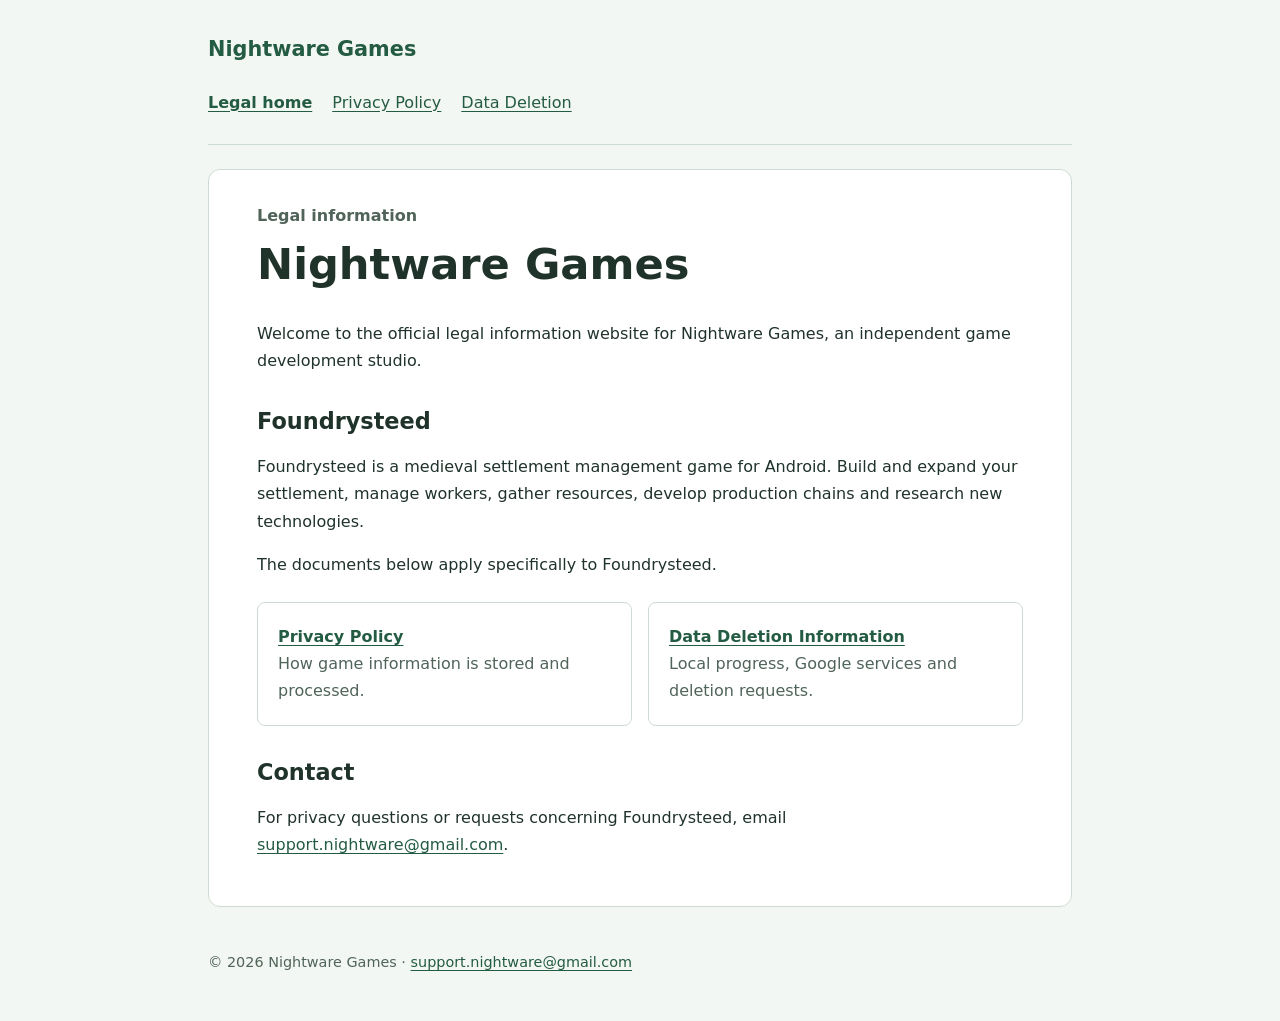
<file: index.html>
<!DOCTYPE html>
<html lang="en">
<head>
  <meta charset="utf-8">
  <meta name="viewport" content="width=device-width, initial-scale=1">
  <meta name="description" content="Legal information — Nightware Games legal information for Foundrysteed.">
  <title>Legal information | Nightware Games</title>
  <link rel="stylesheet" href="styles.css">
</head>
<body>
  <a class="skip-link" href="#main">Skip to content</a>
  <header class="site-header">
    <a class="brand" href="index.html">Nightware Games</a>
    <nav aria-label="Legal documents">
      <a href="index.html" aria-current="page">Legal home</a>
      <a href="privacy-policy.html">Privacy Policy</a>
      <a href="data-deletion.html">Data Deletion</a>
    </nav>
  </header>
  <main id="main">
    <p class="eyebrow">Legal information</p>
    <h1>Nightware Games</h1>
    <p>Welcome to the official legal information website for Nightware Games, an independent game development studio.</p>
    <section aria-labelledby="foundrysteed">
      <h2 id="foundrysteed">Foundrysteed</h2>
      <p>Foundrysteed is a medieval settlement management game for Android. Build and expand your settlement, manage workers, gather resources, develop production chains and research new technologies.</p>
      <p>The documents below apply specifically to Foundrysteed.</p>
      <div class="document-links">
        <a href="privacy-policy.html"><strong>Privacy Policy</strong><span>How game information is stored and processed.</span></a>
        <a href="data-deletion.html"><strong>Data Deletion Information</strong><span>Local progress, Google services and deletion requests.</span></a>
      </div>
    </section>
    <section aria-labelledby="contact">
      <h2 id="contact">Contact</h2>
      <p>For privacy questions or requests concerning Foundrysteed, email <a href="mailto:support.nightware@gmail.com">support.nightware@gmail.com</a>.</p>
    </section>
  </main>
  <footer class="site-footer">
    <p>© 2026 Nightware Games · <a href="mailto:support.nightware@gmail.com">support.nightware@gmail.com</a></p>
  </footer>
</body>
</html>
</file>
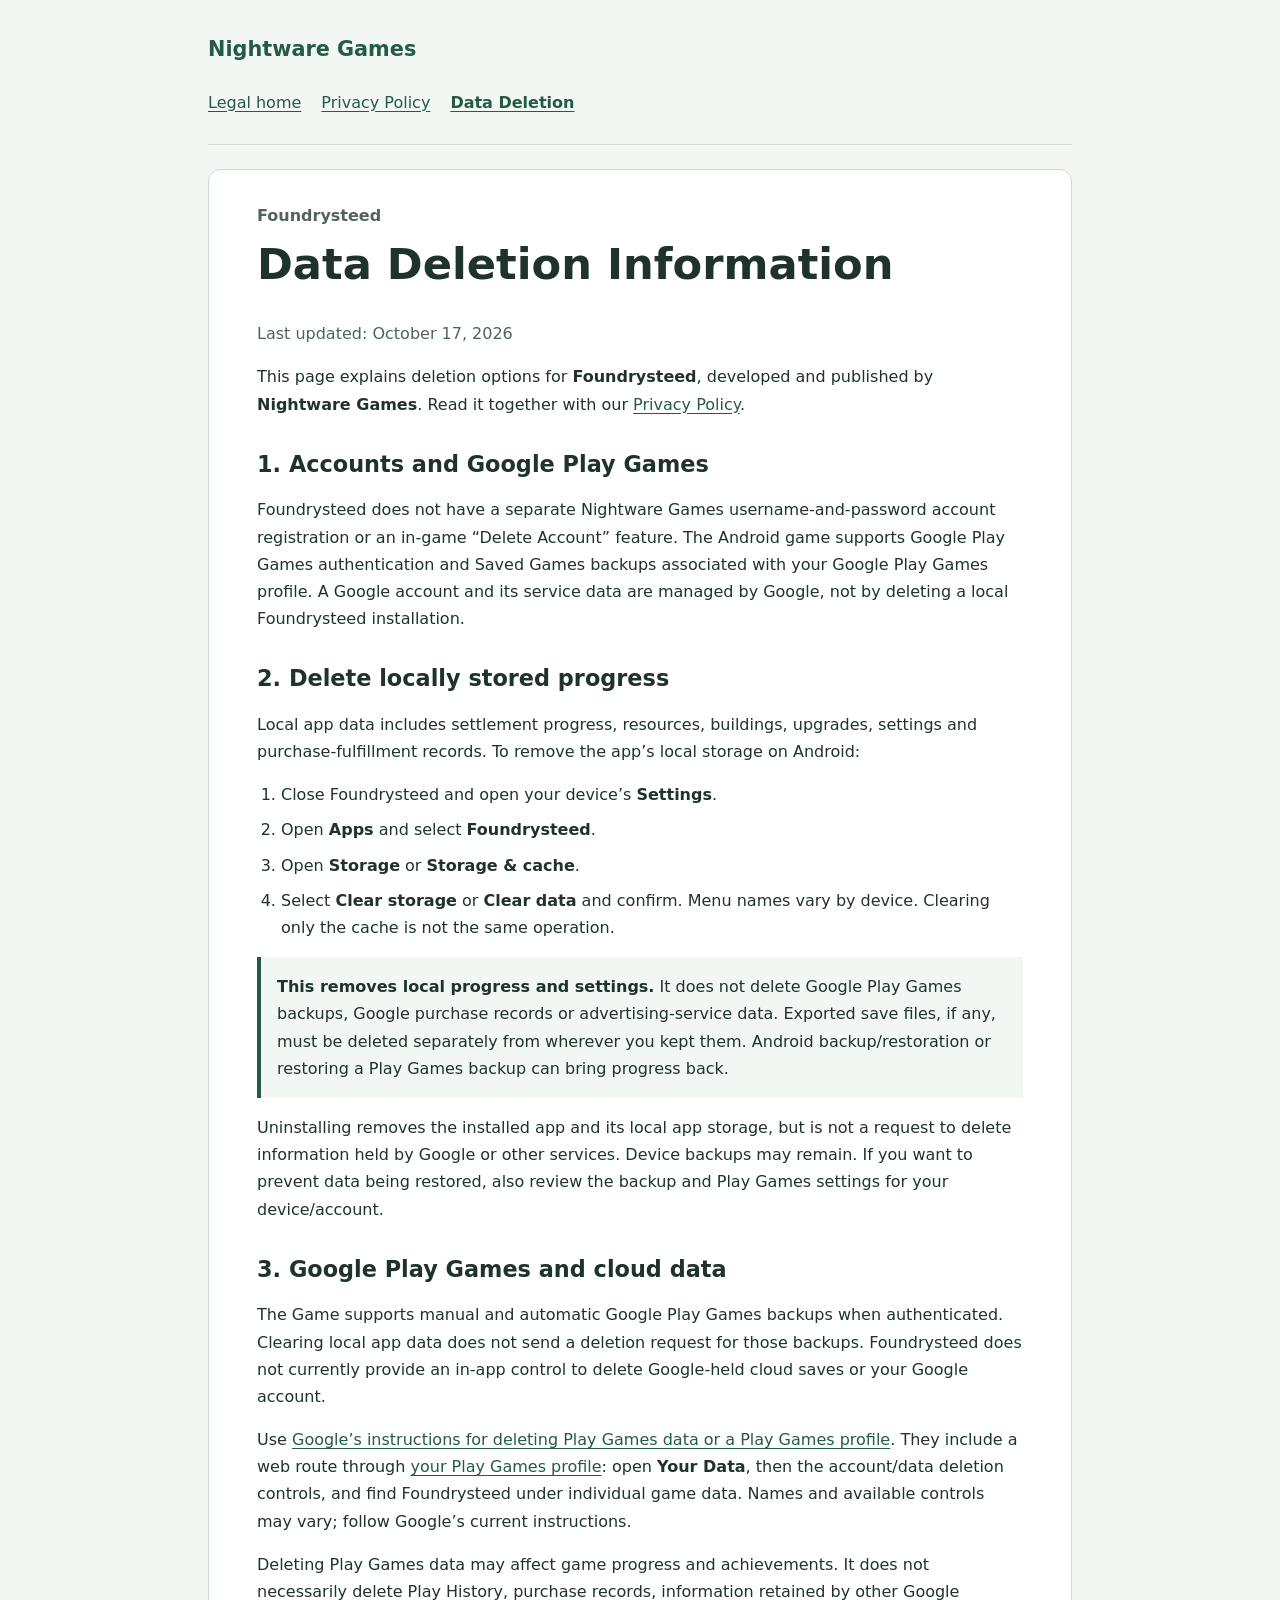
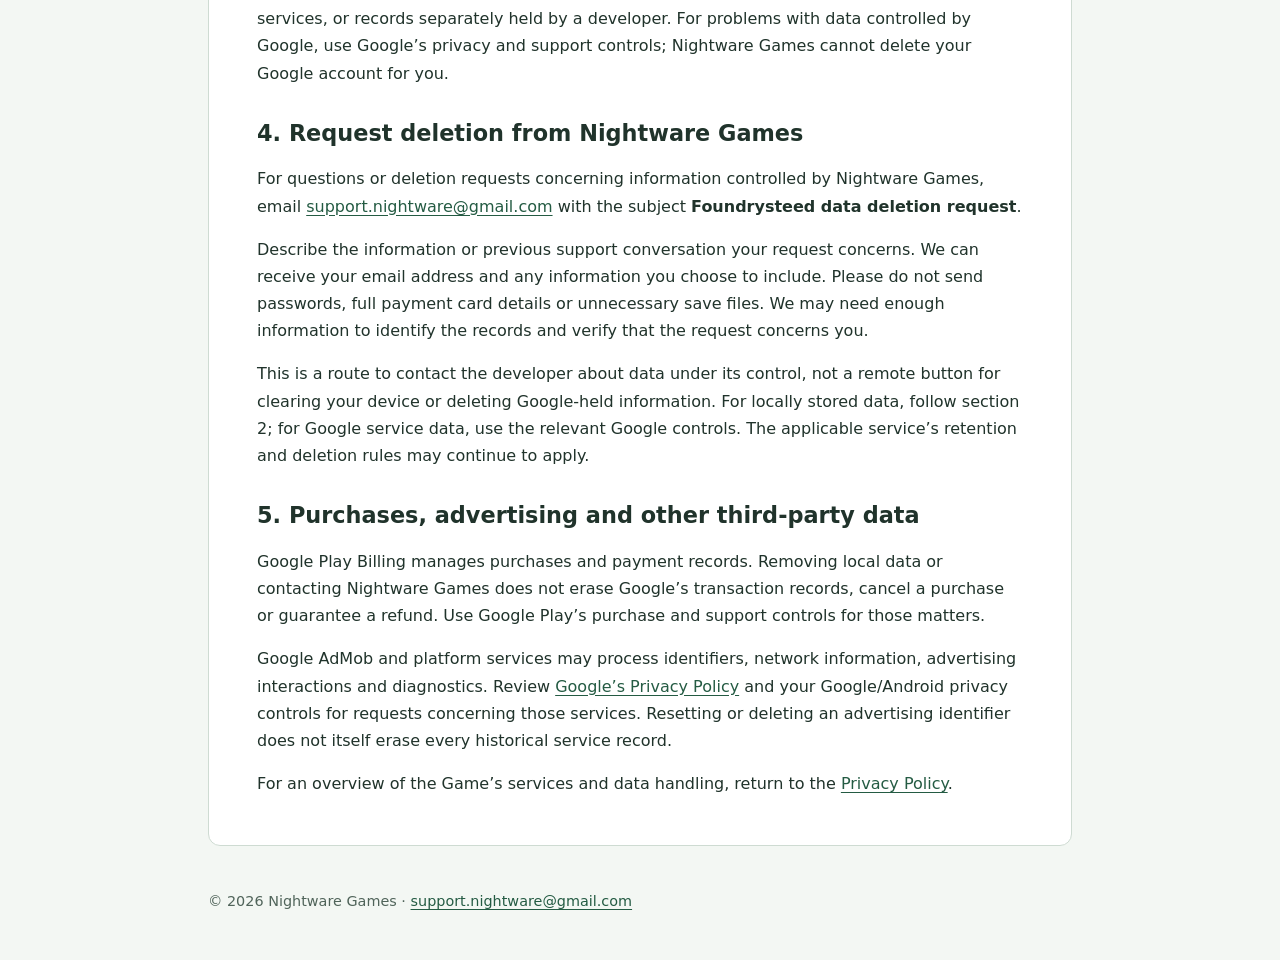
<file: data-deletion.html>
<!DOCTYPE html>
<html lang="en">
<head>
  <meta charset="utf-8">
  <meta name="viewport" content="width=device-width, initial-scale=1">
  <meta name="description" content="Foundrysteed Data Deletion Information — Nightware Games legal information for Foundrysteed.">
  <title>Foundrysteed Data Deletion Information | Nightware Games</title>
  <link rel="stylesheet" href="styles.css">
</head>
<body>
  <a class="skip-link" href="#main">Skip to content</a>
  <header class="site-header">
    <a class="brand" href="index.html">Nightware Games</a>
    <nav aria-label="Legal documents">
      <a href="index.html">Legal home</a>
      <a href="privacy-policy.html">Privacy Policy</a>
      <a href="data-deletion.html" aria-current="page">Data Deletion</a>
    </nav>
  </header>
  <main id="main">
    <p class="eyebrow">Foundrysteed</p>
    <h1>Data Deletion Information</h1>
    <p class="updated">Last updated: <time datetime="2026-10-17">October 17, 2026</time></p>
    <p>This page explains deletion options for <strong>Foundrysteed</strong>, developed and published by <strong>Nightware Games</strong>. Read it together with our <a href="privacy-policy.html">Privacy Policy</a>.</p>
    <section aria-labelledby="accounts">
      <h2 id="accounts">1. Accounts and Google Play Games</h2>
      <p>Foundrysteed does not have a separate Nightware Games username-and-password account registration or an in-game “Delete Account” feature. The Android game supports Google Play Games authentication and Saved Games backups associated with your Google Play Games profile. A Google account and its service data are managed by Google, not by deleting a local Foundrysteed installation.</p>
    </section>
    <section aria-labelledby="local">
      <h2 id="local">2. Delete locally stored progress</h2>
      <p>Local app data includes settlement progress, resources, buildings, upgrades, settings and purchase-fulfillment records. To remove the app’s local storage on Android:</p>
      <ol>
        <li>Close Foundrysteed and open your device’s <strong>Settings</strong>.</li>
        <li>Open <strong>Apps</strong> and select <strong>Foundrysteed</strong>.</li>
        <li>Open <strong>Storage</strong> or <strong>Storage &amp; cache</strong>.</li>
        <li>Select <strong>Clear storage</strong> or <strong>Clear data</strong> and confirm. Menu names vary by device. Clearing only the cache is not the same operation.</li>
      </ol>
      <p class="notice"><strong>This removes local progress and settings.</strong> It does not delete Google Play Games backups, Google purchase records or advertising-service data. Exported save files, if any, must be deleted separately from wherever you kept them. Android backup/restoration or restoring a Play Games backup can bring progress back.</p>
      <p>Uninstalling removes the installed app and its local app storage, but is not a request to delete information held by Google or other services. Device backups may remain. If you want to prevent data being restored, also review the backup and Play Games settings for your device/account.</p>
    </section>
    <section aria-labelledby="google">
      <h2 id="google">3. Google Play Games and cloud data</h2>
      <p>The Game supports manual and automatic Google Play Games backups when authenticated. Clearing local app data does not send a deletion request for those backups. Foundrysteed does not currently provide an in-app control to delete Google-held cloud saves or your Google account.</p>
      <p>Use <a href="https://support.google.com/googleplay/answer/9130646">Google’s instructions for deleting Play Games data or a Play Games profile</a>. They include a web route through <a href="https://play.google.com/games/profile">your Play Games profile</a>: open <strong>Your Data</strong>, then the account/data deletion controls, and find Foundrysteed under individual game data. Names and available controls may vary; follow Google’s current instructions.</p>
      <p>Deleting Play Games data may affect game progress and achievements. It does not necessarily delete Play History, purchase records, information retained by other Google services, or records separately held by a developer. For problems with data controlled by Google, use Google’s privacy and support controls; Nightware Games cannot delete your Google account for you.</p>
    </section>
    <section aria-labelledby="request">
      <h2 id="request">4. Request deletion from Nightware Games</h2>
      <p>For questions or deletion requests concerning information controlled by Nightware Games, email <a href="mailto:support.nightware@gmail.com?subject=Foundrysteed%20data%20deletion%20request">support.nightware@gmail.com</a> with the subject <strong>Foundrysteed data deletion request</strong>.</p>
      <p>Describe the information or previous support conversation your request concerns. We can receive your email address and any information you choose to include. Please do not send passwords, full payment card details or unnecessary save files. We may need enough information to identify the records and verify that the request concerns you.</p>
      <p>This is a route to contact the developer about data under its control, not a remote button for clearing your device or deleting Google-held information. For locally stored data, follow section 2; for Google service data, use the relevant Google controls. The applicable service’s retention and deletion rules may continue to apply.</p>
    </section>
    <section aria-labelledby="other-services">
      <h2 id="other-services">5. Purchases, advertising and other third-party data</h2>
      <p>Google Play Billing manages purchases and payment records. Removing local data or contacting Nightware Games does not erase Google’s transaction records, cancel a purchase or guarantee a refund. Use Google Play’s purchase and support controls for those matters.</p>
      <p>Google AdMob and platform services may process identifiers, network information, advertising interactions and diagnostics. Review <a href="https://policies.google.com/privacy">Google’s Privacy Policy</a> and your Google/Android privacy controls for requests concerning those services. Resetting or deleting an advertising identifier does not itself erase every historical service record.</p>
      <p>For an overview of the Game’s services and data handling, return to the <a href="privacy-policy.html">Privacy Policy</a>.</p>
    </section>
  </main>
  <footer class="site-footer">
    <p>© 2026 Nightware Games · <a href="mailto:support.nightware@gmail.com">support.nightware@gmail.com</a></p>
  </footer>
</body>
</html>
</file>
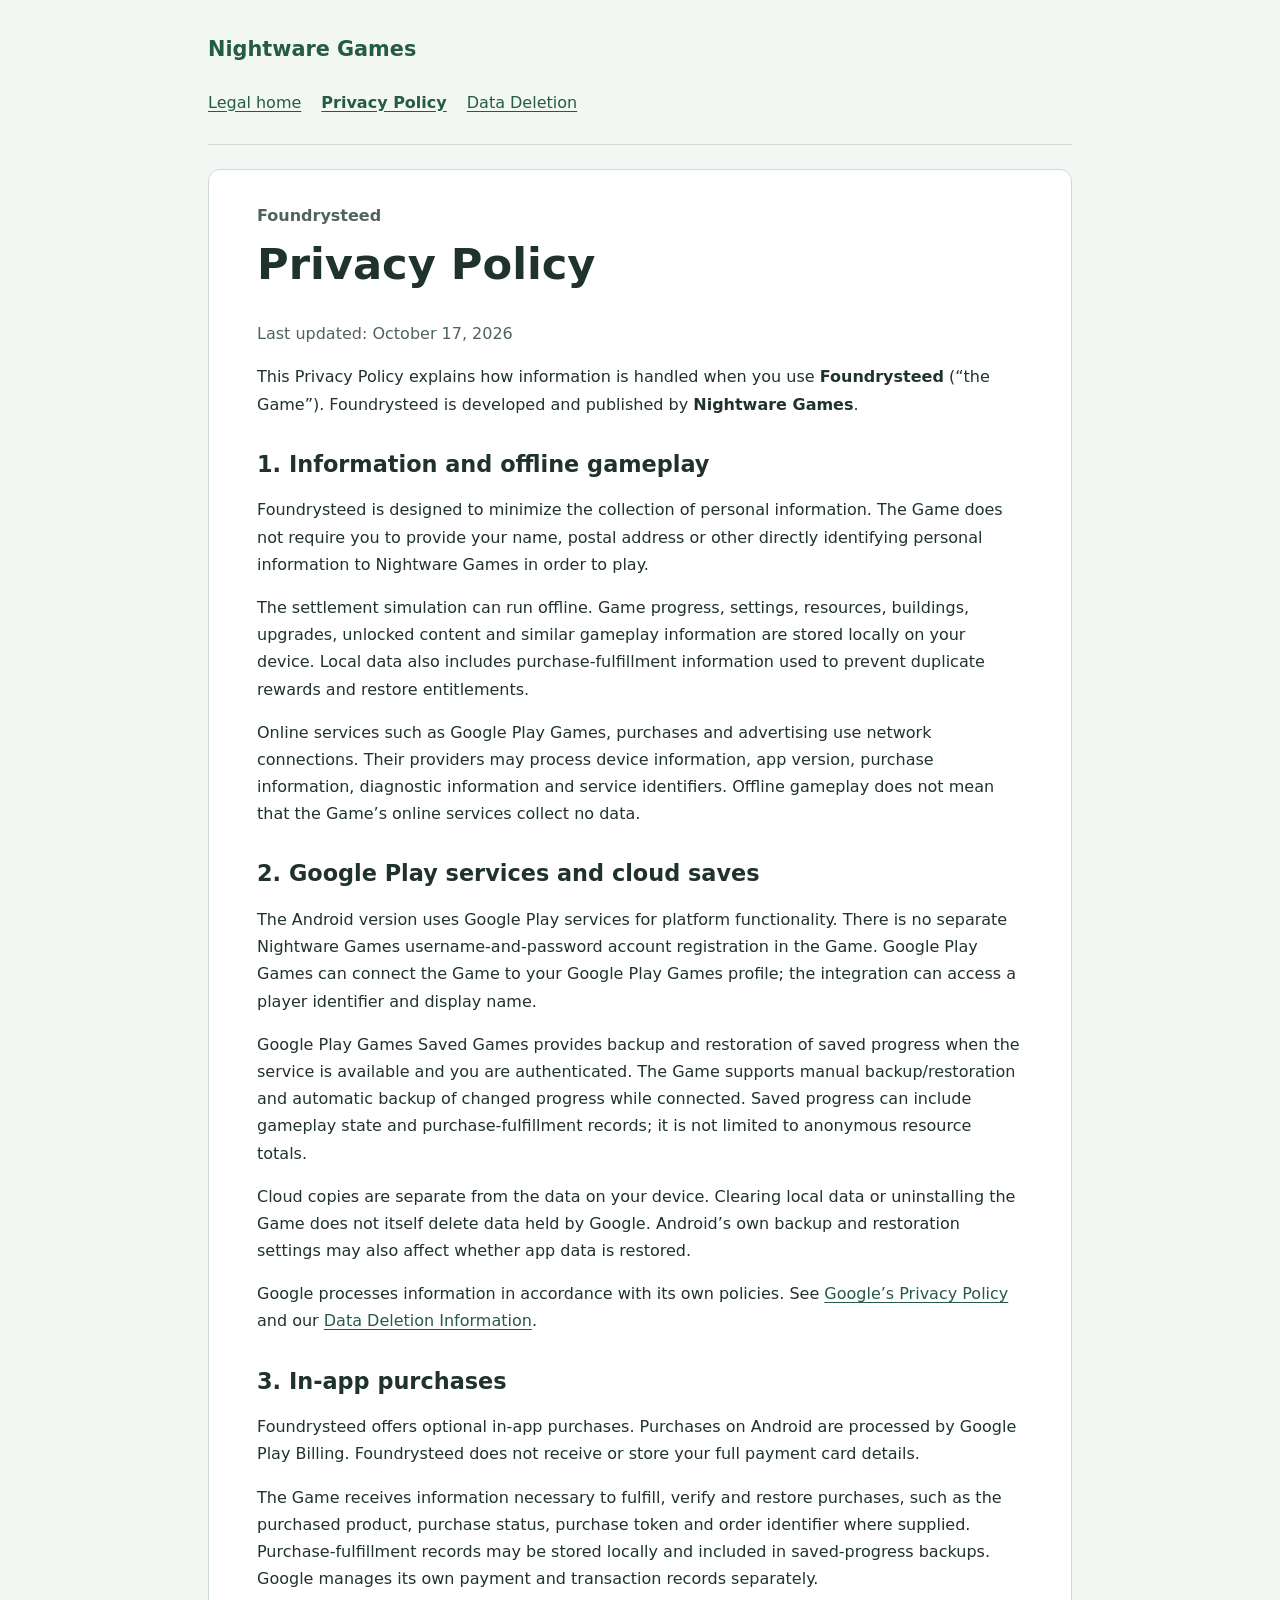
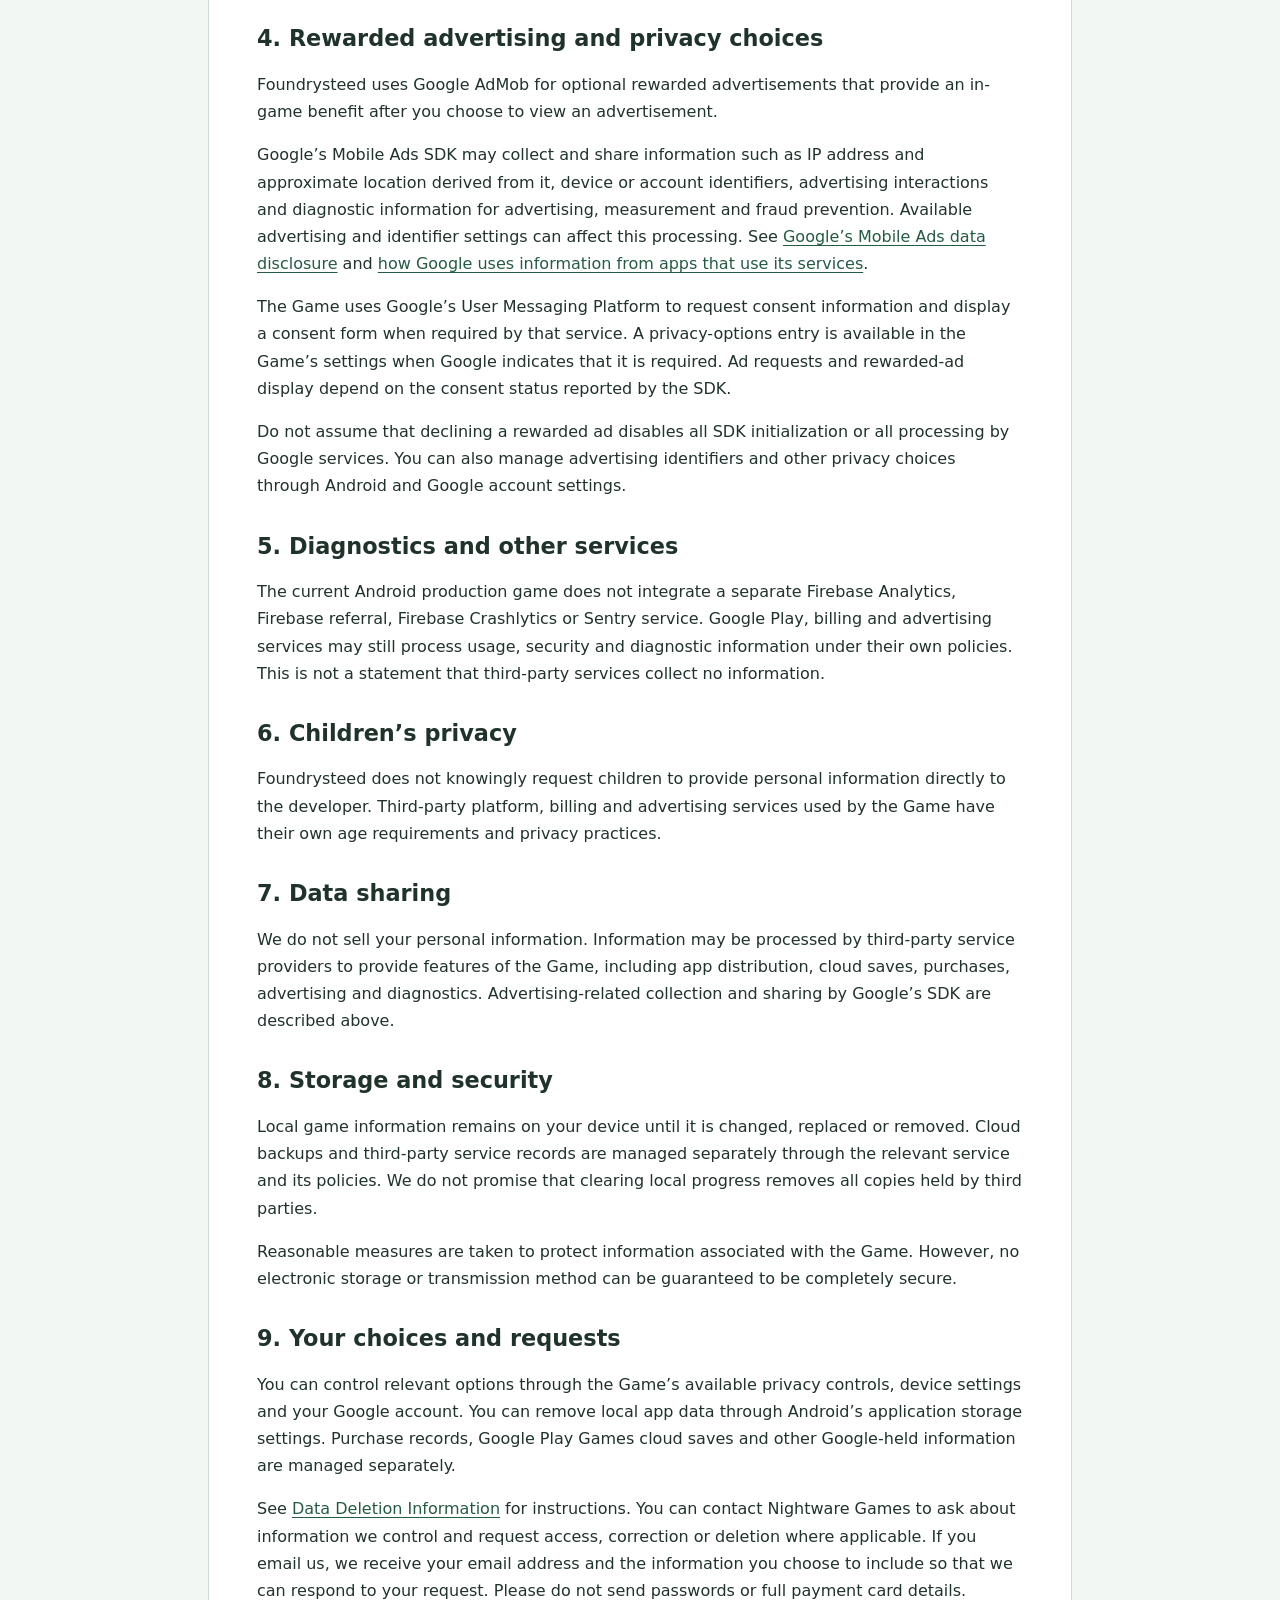
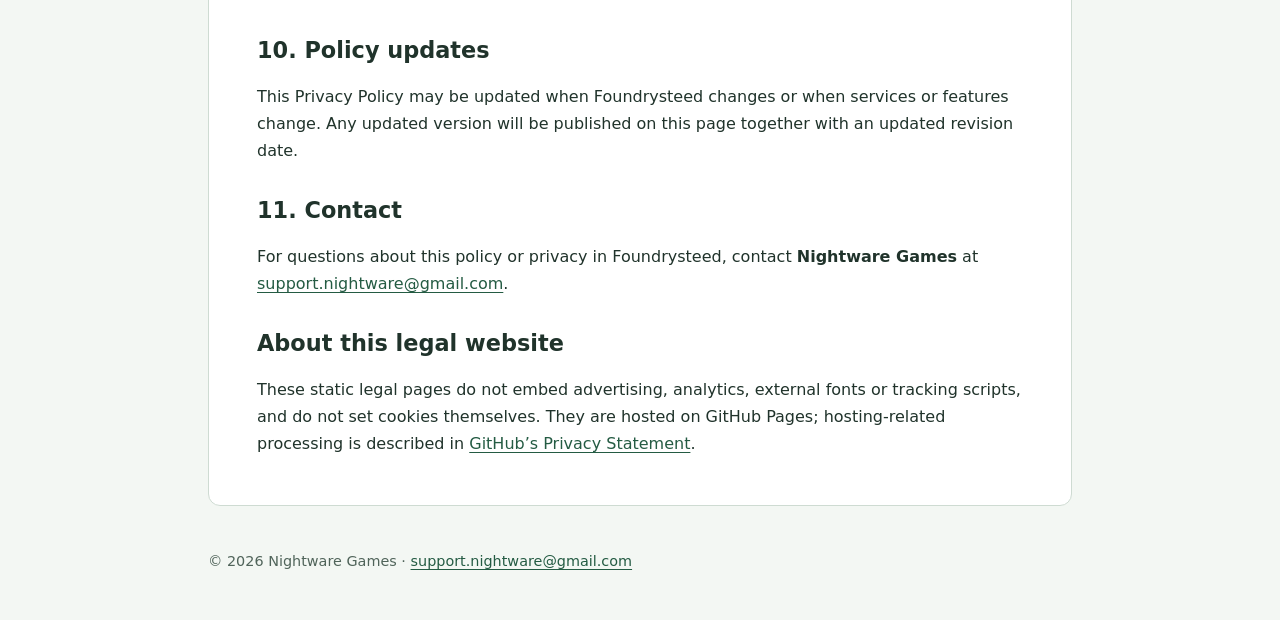
<file: privacy-policy.html>
<!DOCTYPE html>
<html lang="en">
<head>
  <meta charset="utf-8">
  <meta name="viewport" content="width=device-width, initial-scale=1">
  <meta name="description" content="Foundrysteed Privacy Policy — Nightware Games legal information for Foundrysteed.">
  <title>Foundrysteed Privacy Policy | Nightware Games</title>
  <link rel="stylesheet" href="styles.css">
</head>
<body>
  <a class="skip-link" href="#main">Skip to content</a>
  <header class="site-header">
    <a class="brand" href="index.html">Nightware Games</a>
    <nav aria-label="Legal documents">
      <a href="index.html">Legal home</a>
      <a href="privacy-policy.html" aria-current="page">Privacy Policy</a>
      <a href="data-deletion.html">Data Deletion</a>
    </nav>
  </header>
  <main id="main">
    <p class="eyebrow">Foundrysteed</p>
    <h1>Privacy Policy</h1>
    <p class="updated">Last updated: <time datetime="2026-10-17">October 17, 2026</time></p>
    <p>This Privacy Policy explains how information is handled when you use <strong>Foundrysteed</strong> (“the Game”). Foundrysteed is developed and published by <strong>Nightware Games</strong>.</p>
    <section aria-labelledby="information">
      <h2 id="information">1. Information and offline gameplay</h2>
      <p>Foundrysteed is designed to minimize the collection of personal information. The Game does not require you to provide your name, postal address or other directly identifying personal information to Nightware Games in order to play.</p>
      <p>The settlement simulation can run offline. Game progress, settings, resources, buildings, upgrades, unlocked content and similar gameplay information are stored locally on your device. Local data also includes purchase-fulfillment information used to prevent duplicate rewards and restore entitlements.</p>
      <p>Online services such as Google Play Games, purchases and advertising use network connections. Their providers may process device information, app version, purchase information, diagnostic information and service identifiers. Offline gameplay does not mean that the Game’s online services collect no data.</p>
    </section>
    <section aria-labelledby="google-play">
      <h2 id="google-play">2. Google Play services and cloud saves</h2>
      <p>The Android version uses Google Play services for platform functionality. There is no separate Nightware Games username-and-password account registration in the Game. Google Play Games can connect the Game to your Google Play Games profile; the integration can access a player identifier and display name.</p>
      <p>Google Play Games Saved Games provides backup and restoration of saved progress when the service is available and you are authenticated. The Game supports manual backup/restoration and automatic backup of changed progress while connected. Saved progress can include gameplay state and purchase-fulfillment records; it is not limited to anonymous resource totals.</p>
      <p>Cloud copies are separate from the data on your device. Clearing local data or uninstalling the Game does not itself delete data held by Google. Android’s own backup and restoration settings may also affect whether app data is restored.</p>
      <p>Google processes information in accordance with its own policies. See <a href="https://policies.google.com/privacy">Google’s Privacy Policy</a> and our <a href="data-deletion.html">Data Deletion Information</a>.</p>
    </section>
    <section aria-labelledby="purchases">
      <h2 id="purchases">3. In-app purchases</h2>
      <p>Foundrysteed offers optional in-app purchases. Purchases on Android are processed by Google Play Billing. Foundrysteed does not receive or store your full payment card details.</p>
      <p>The Game receives information necessary to fulfill, verify and restore purchases, such as the purchased product, purchase status, purchase token and order identifier where supplied. Purchase-fulfillment records may be stored locally and included in saved-progress backups. Google manages its own payment and transaction records separately.</p>
    </section>
    <section aria-labelledby="advertising">
      <h2 id="advertising">4. Rewarded advertising and privacy choices</h2>
      <p>Foundrysteed uses Google AdMob for optional rewarded advertisements that provide an in-game benefit after you choose to view an advertisement.</p>
      <p>Google’s Mobile Ads SDK may collect and share information such as IP address and approximate location derived from it, device or account identifiers, advertising interactions and diagnostic information for advertising, measurement and fraud prevention. Available advertising and identifier settings can affect this processing. See <a href="https://developers.google.com/admob/android/privacy/play-data-disclosure">Google’s Mobile Ads data disclosure</a> and <a href="https://policies.google.com/technologies/partner-sites">how Google uses information from apps that use its services</a>.</p>
      <p>The Game uses Google’s User Messaging Platform to request consent information and display a consent form when required by that service. A privacy-options entry is available in the Game’s settings when Google indicates that it is required. Ad requests and rewarded-ad display depend on the consent status reported by the SDK.</p>
      <p>Do not assume that declining a rewarded ad disables all SDK initialization or all processing by Google services. You can also manage advertising identifiers and other privacy choices through Android and Google account settings.</p>
    </section>
    <section aria-labelledby="diagnostics">
      <h2 id="diagnostics">5. Diagnostics and other services</h2>
      <p>The current Android production game does not integrate a separate Firebase Analytics, Firebase referral, Firebase Crashlytics or Sentry service. Google Play, billing and advertising services may still process usage, security and diagnostic information under their own policies. This is not a statement that third-party services collect no information.</p>
    </section>
    <section aria-labelledby="children">
      <h2 id="children">6. Children’s privacy</h2>
      <p>Foundrysteed does not knowingly request children to provide personal information directly to the developer. Third-party platform, billing and advertising services used by the Game have their own age requirements and privacy practices.</p>
    </section>
    <section aria-labelledby="sharing">
      <h2 id="sharing">7. Data sharing</h2>
      <p>We do not sell your personal information. Information may be processed by third-party service providers to provide features of the Game, including app distribution, cloud saves, purchases, advertising and diagnostics. Advertising-related collection and sharing by Google’s SDK are described above.</p>
    </section>
    <section aria-labelledby="security">
      <h2 id="security">8. Storage and security</h2>
      <p>Local game information remains on your device until it is changed, replaced or removed. Cloud backups and third-party service records are managed separately through the relevant service and its policies. We do not promise that clearing local progress removes all copies held by third parties.</p>
      <p>Reasonable measures are taken to protect information associated with the Game. However, no electronic storage or transmission method can be guaranteed to be completely secure.</p>
    </section>
    <section aria-labelledby="choices">
      <h2 id="choices">9. Your choices and requests</h2>
      <p>You can control relevant options through the Game’s available privacy controls, device settings and your Google account. You can remove local app data through Android’s application storage settings. Purchase records, Google Play Games cloud saves and other Google-held information are managed separately.</p>
      <p>See <a href="data-deletion.html">Data Deletion Information</a> for instructions. You can contact Nightware Games to ask about information we control and request access, correction or deletion where applicable. If you email us, we receive your email address and the information you choose to include so that we can respond to your request. Please do not send passwords or full payment card details.</p>
    </section>
    <section aria-labelledby="updates">
      <h2 id="updates">10. Policy updates</h2>
      <p>This Privacy Policy may be updated when Foundrysteed changes or when services or features change. Any updated version will be published on this page together with an updated revision date.</p>
    </section>
    <section aria-labelledby="contact">
      <h2 id="contact">11. Contact</h2>
      <p>For questions about this policy or privacy in Foundrysteed, contact <strong>Nightware Games</strong> at <a href="mailto:support.nightware@gmail.com">support.nightware@gmail.com</a>.</p>
    </section>
    <section aria-labelledby="website">
      <h2 id="website">About this legal website</h2>
      <p>These static legal pages do not embed advertising, analytics, external fonts or tracking scripts, and do not set cookies themselves. They are hosted on GitHub Pages; hosting-related processing is described in <a href="https://docs.github.com/en/site-policy/privacy-policies/github-general-privacy-statement">GitHub’s Privacy Statement</a>.</p>
    </section>
  </main>
  <footer class="site-footer">
    <p>© 2026 Nightware Games · <a href="mailto:support.nightware@gmail.com">support.nightware@gmail.com</a></p>
  </footer>
</body>
</html>
</file>
<file: styles.css>
/* Static, self-hosted styling. No external fonts, trackers or scripts. */
:root { color-scheme: light; --ink:#20332b; --muted:#50645a; --green:#245b43; --line:#cedbd2; --paper:#fff; --wash:#f3f7f3; }
* { box-sizing:border-box; }
html { scroll-padding-top:1rem; }
body { margin:0; background:var(--wash); color:var(--ink); font-family:system-ui,-apple-system,BlinkMacSystemFont,"Segoe UI",sans-serif; font-size:1rem; line-height:1.7; }
a { color:var(--green); text-underline-offset:.18em; overflow-wrap:anywhere; }
a:hover { text-decoration-thickness:.14em; }
a:focus-visible { outline:3px solid #96631b; outline-offset:4px; border-radius:2px; }
.skip-link { position:fixed; top:.5rem; left:.5rem; transform:translateY(-200%); padding:.7rem; background:var(--paper); border:2px solid var(--green); }
.skip-link:focus { transform:none; }
.site-header,.site-footer,main { width:min(100% - 2rem,54rem); margin-inline:auto; }
.site-header { padding:2rem 0 1.25rem; border-bottom:1px solid var(--line); }
.brand { font-size:1.3rem; font-weight:750; text-decoration:none; }
nav { display:flex; flex-wrap:wrap; gap:.5rem 1.25rem; margin-top:.8rem; }
nav a { display:inline-flex; align-items:center; min-height:44px; }
nav a[aria-current="page"] { font-weight:750; }
main { padding:2rem clamp(1rem,4vw,3rem); margin-block:1.5rem; background:var(--paper); border:1px solid var(--line); border-radius:.75rem; }
h1,h2,h3 { line-height:1.25; color:var(--ink); overflow-wrap:anywhere; }
h1 { font-size:clamp(1.8rem,5vw,2.7rem); margin-top:0; }
h2 { font-size:1.4rem; margin-top:2rem; }
h3 { font-size:1.1rem; margin-top:1.5rem; }
p,li { overflow-wrap:anywhere; }
ul,ol { padding-left:1.5rem; }
li + li { margin-top:.5rem; }
.eyebrow,.updated,.site-footer { color:var(--muted); }
.eyebrow { margin:0 0 .5rem; font-weight:650; }
.notice { padding:1rem; border-left:4px solid var(--green); background:var(--wash); }
.document-links { display:grid; grid-template-columns:repeat(auto-fit,minmax(min(100%,16rem),1fr)); gap:1rem; margin-top:1.5rem; }
.document-links a { display:block; padding:1.25rem; border:1px solid var(--line); border-radius:.5rem; text-decoration:none; min-height:100px; }
.document-links strong { display:block; text-decoration:underline; }
.document-links span { color:var(--muted); }
.site-footer { padding:.25rem 0 2rem; font-size:.9rem; }
@media print { body { background:white; } main { border:0; margin-block:0; padding:1rem 0; } .skip-link { display:none; } }
</file>
